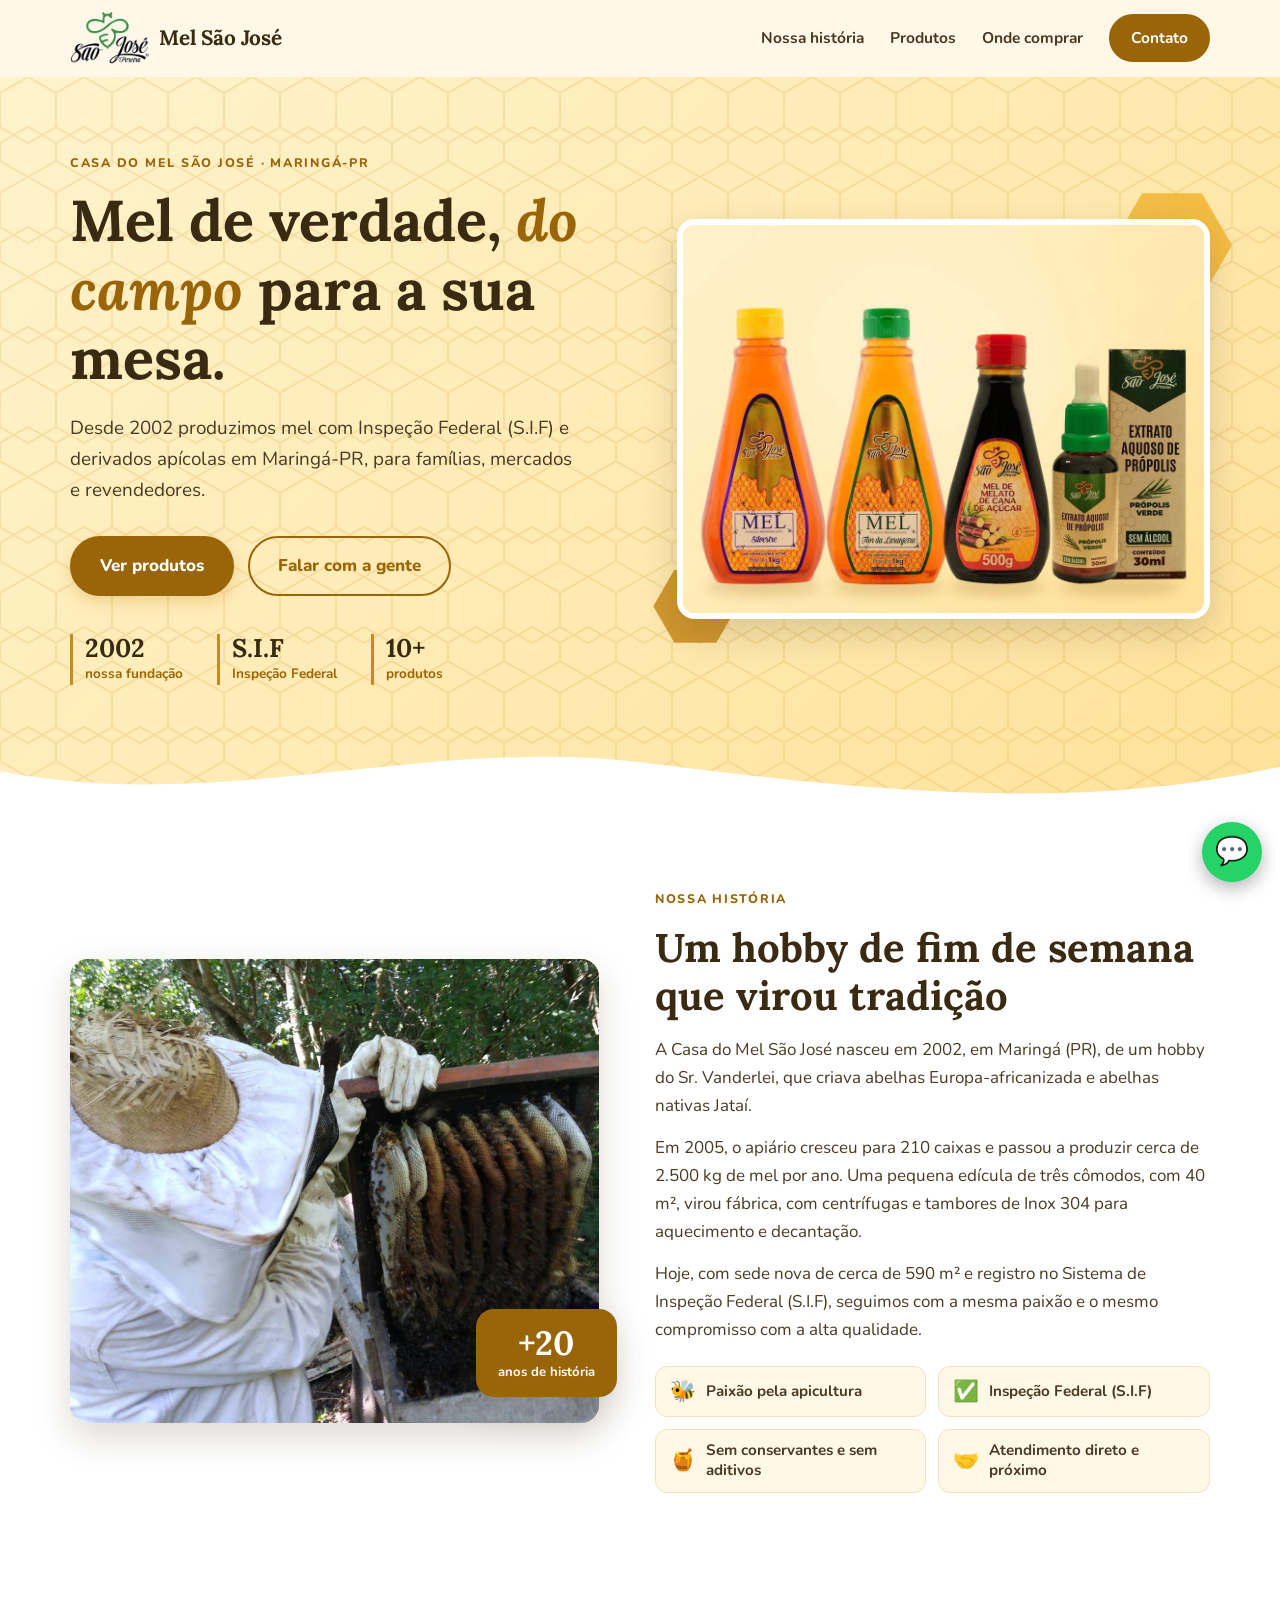
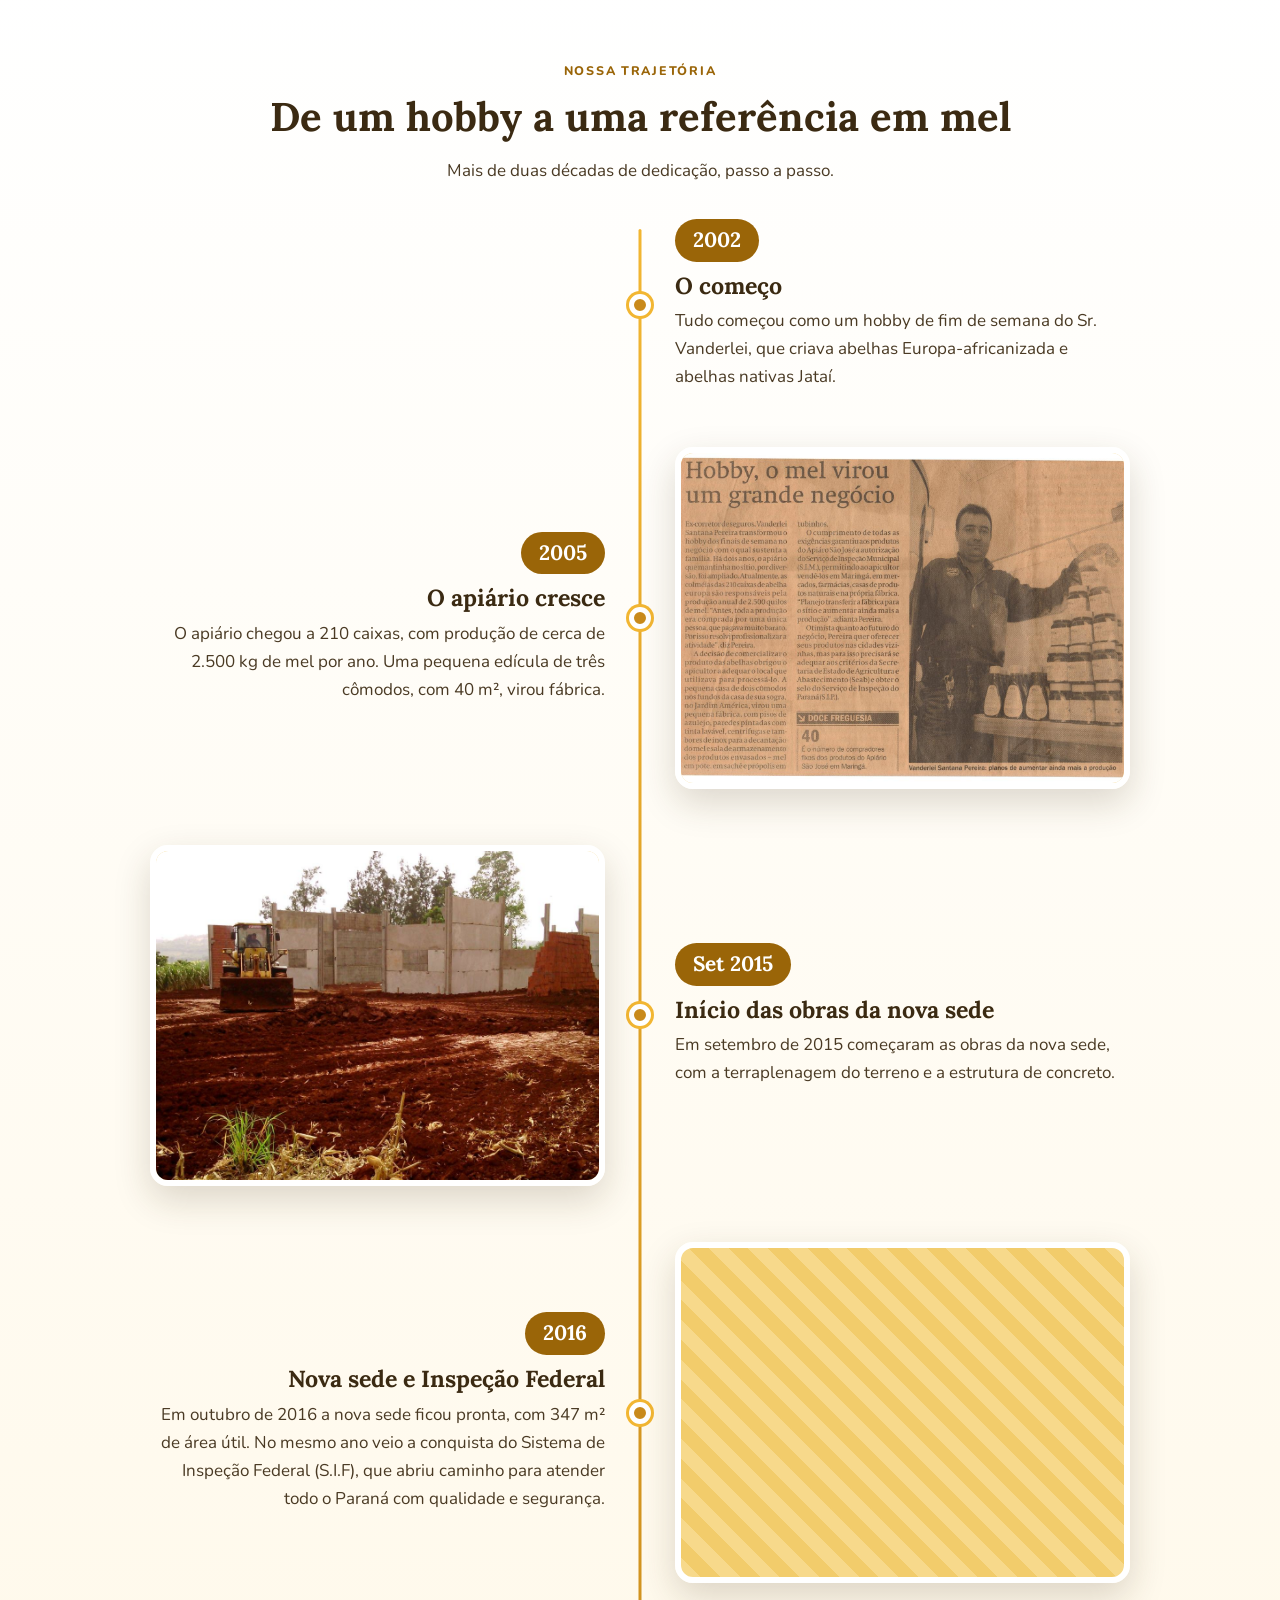
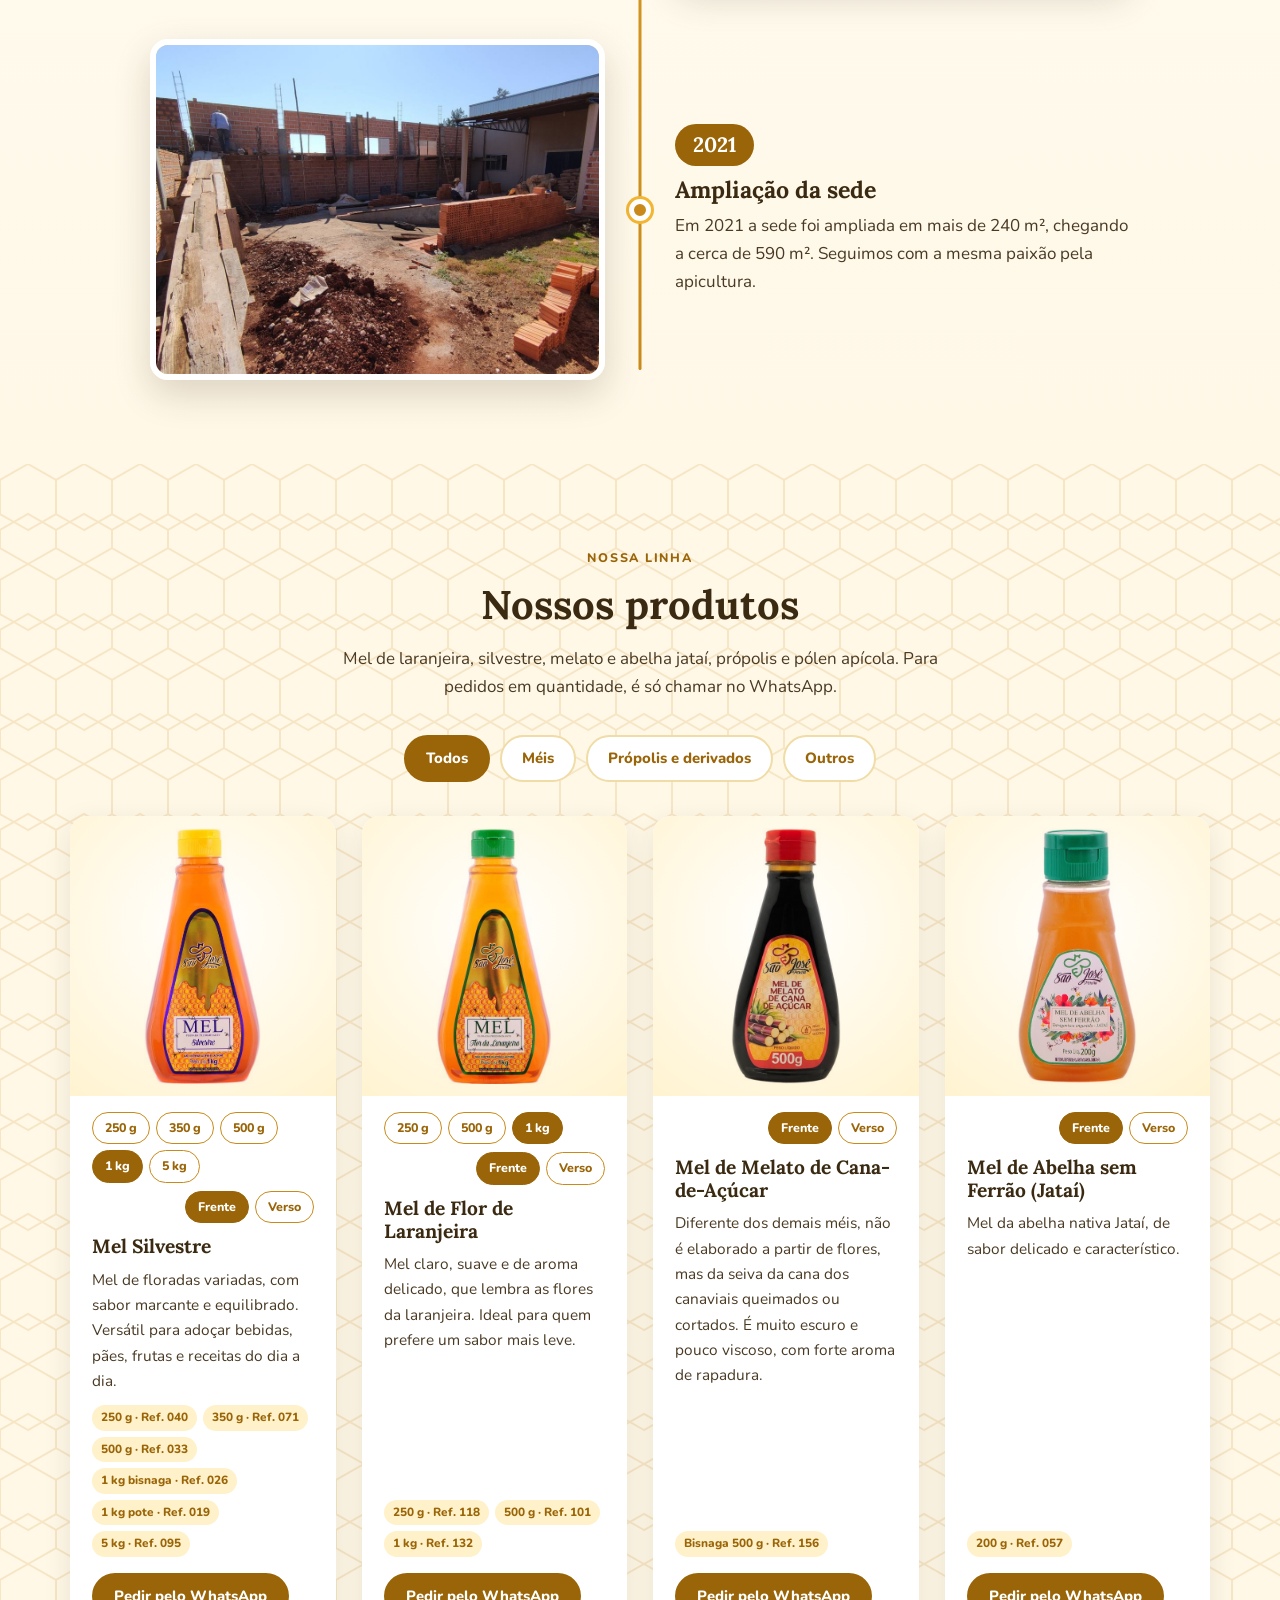
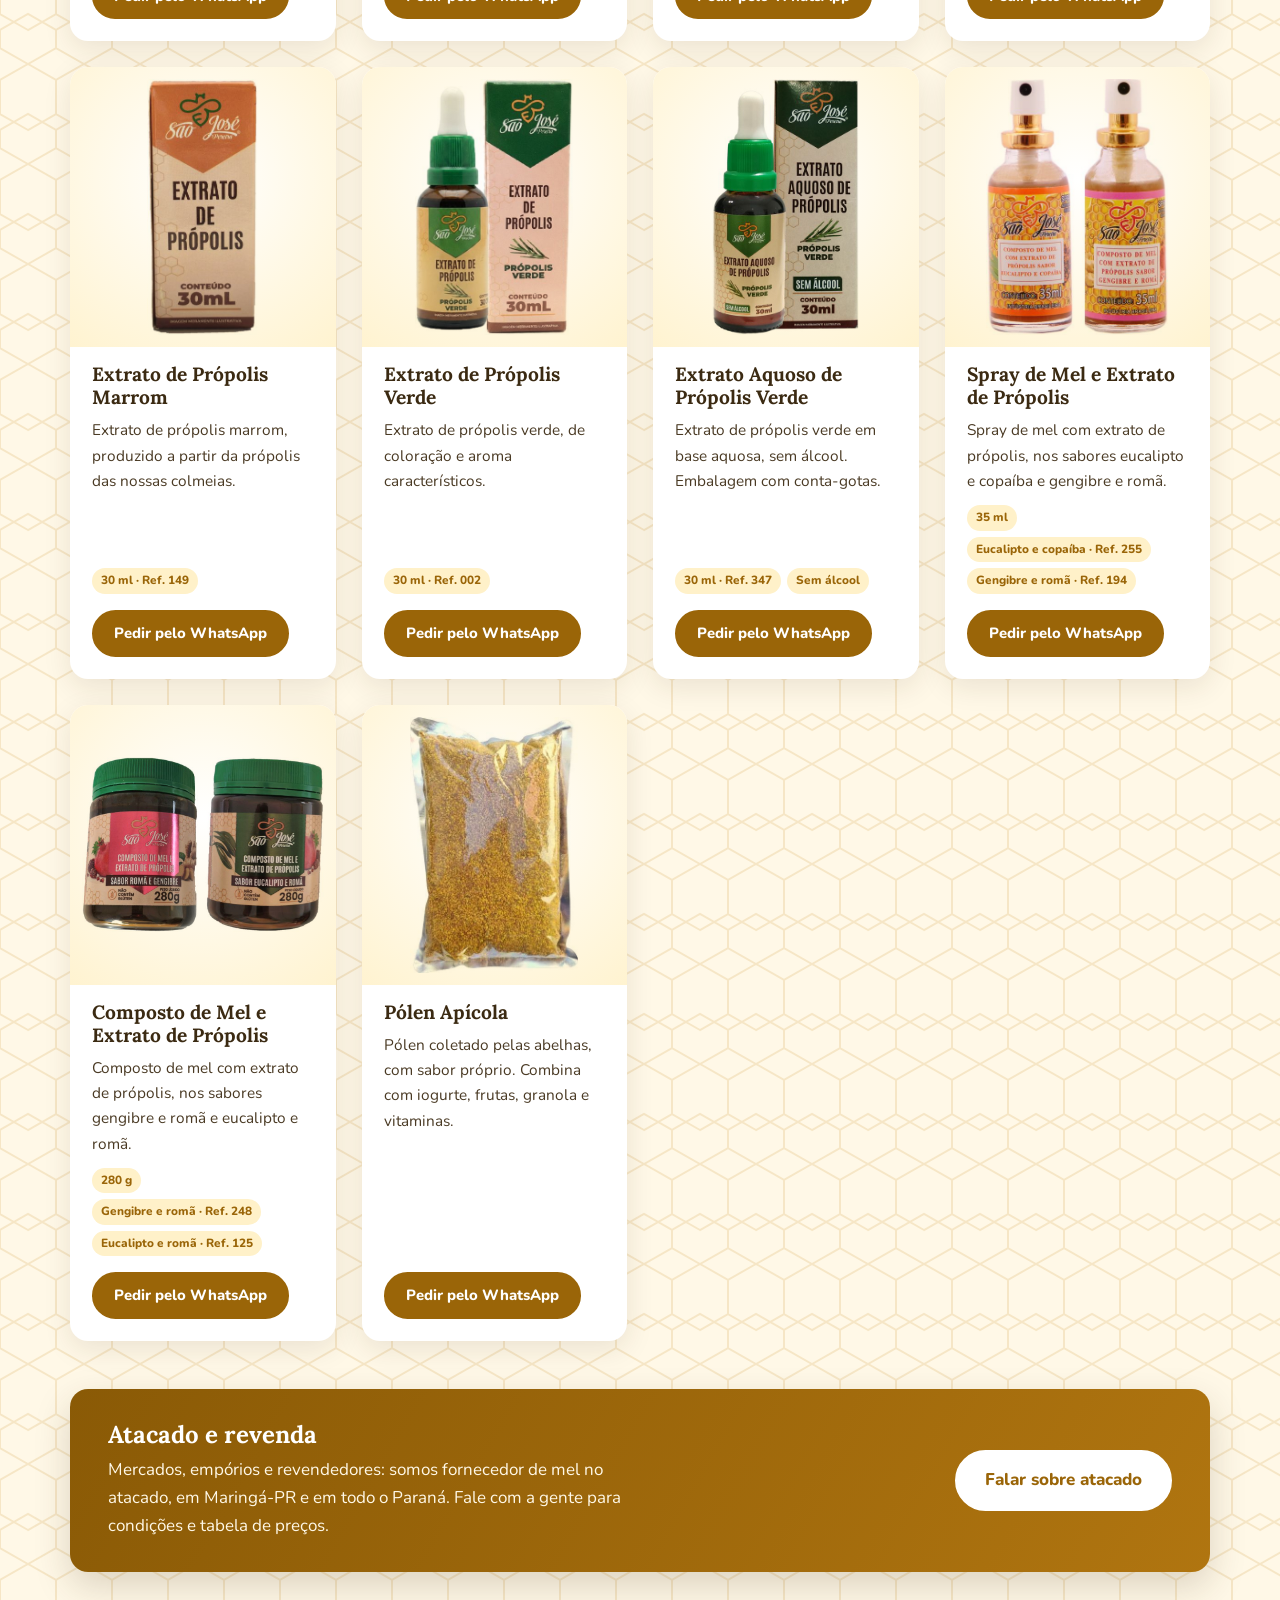
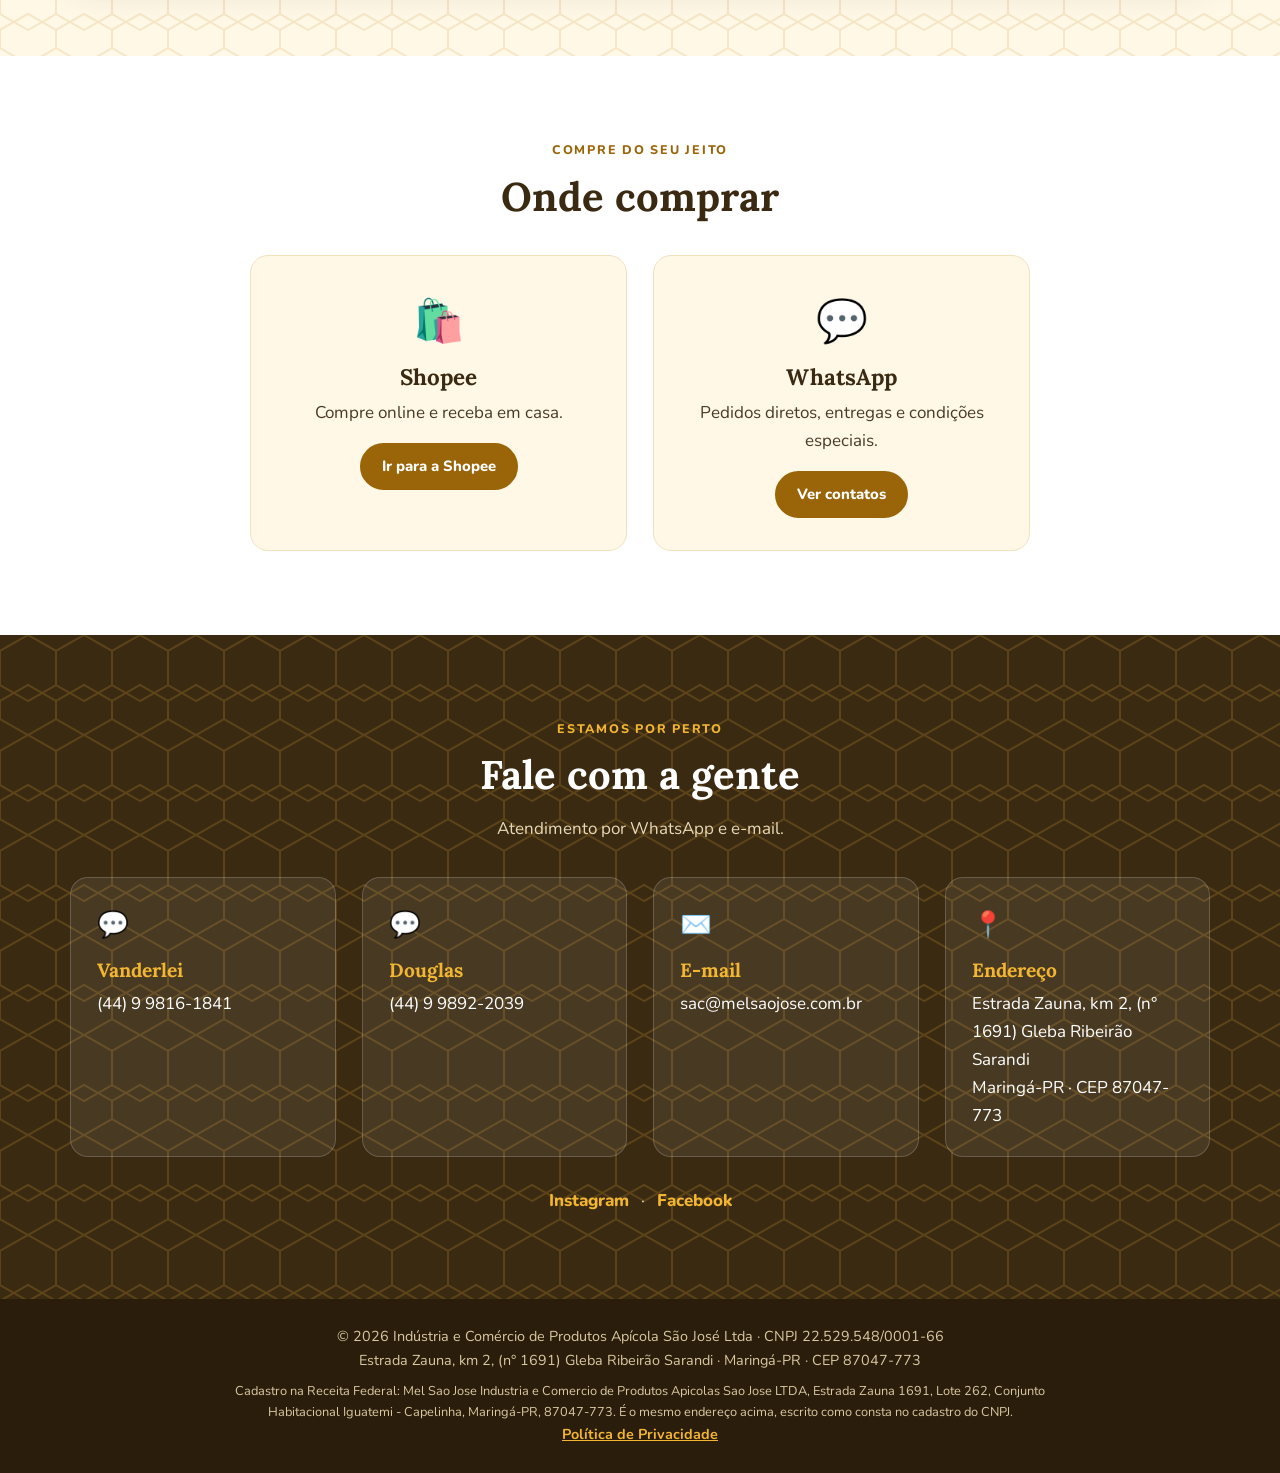
<file: index.html>
<!DOCTYPE html>
<!-- Site Mel São José - V2.15 -->
<html lang="pt-BR">
<head>
  <meta charset="UTF-8">
  <meta name="viewport" content="width=device-width, initial-scale=1">
  <title>Mel São José | Mel e produtos apícolas em Maringá-PR</title>
  <meta name="description" content="Mel puro, própolis e pólen produzidos em Maringá-PR desde 2002, com Inspeção Federal (S.I.F). Para o seu dia a dia, mercados e revendedores.">
  <link rel="icon" type="image/png" href="assets/favicon.png">
  <link rel="canonical" href="https://melsaojose.com.br/">
  <meta name="robots" content="index, follow">
  <meta name="theme-color" content="#C98A1B">
  <meta property="og:type" content="website">
  <meta property="og:locale" content="pt_BR">
  <meta property="og:site_name" content="Mel São José">
  <meta property="og:title" content="Mel São José | Mel e produtos apícolas em Maringá-PR">
  <meta property="og:description" content="Mel puro, própolis e pólen produzidos em Maringá-PR desde 2002, com Inspeção Federal (S.I.F). Para o seu dia a dia, mercados e revendedores.">
  <meta property="og:url" content="https://melsaojose.com.br/">
  <meta property="og:image" content="https://melsaojose.com.br/assets/og-image-v2.jpg">
  <meta property="og:image:width" content="1200">
  <meta property="og:image:height" content="630">
  <meta property="og:image:alt" content="Produtos Mel São José">
  <meta name="twitter:card" content="summary_large_image">
  <meta name="twitter:image" content="https://melsaojose.com.br/assets/og-image-v2.jpg">
  <script type="application/ld+json">
{
  "@context": "https://schema.org",
  "@graph": [
    {
      "@type": "Organization",
      "@id": "https://melsaojose.com.br/#organizacao",
      "name": "Mel São José",
      "alternateName": "Mel Sao Jose Industria e Comercio de Produtos Apicolas Sao Jose LTDA",
      "legalName": "Indústria e Comércio de Produtos Apícola São José Ltda",
      "url": "https://melsaojose.com.br/",
      "image": "https://melsaojose.com.br/assets/og-image-v2.jpg",
      "foundingDate": "2002",
      "taxID": "22.529.548/0001-66",
      "description": "Empresa de Maringá-PR dedicada à produção e comercialização de mel e derivados apícolas, como própolis e pólen. Com mais de 20 anos de experiência, desde 2002, e Inspeção Federal (S.I.F).",
      "email": "sac@melsaojose.com.br",
      "telephone": "+55-44-99892-2039",
      "address": {
        "@type": "PostalAddress",
        "streetAddress": "Estrada Zauna, km 2, (n° 1691) Gleba Ribeirão Sarandi",
        "addressLocality": "Maringá",
        "addressRegion": "PR",
        "postalCode": "87047-773",
        "addressCountry": "BR"
      },
      "contactPoint": [
        {
          "@type": "ContactPoint",
          "contactType": "customer service",
          "telephone": "+55-44-99892-2039",
          "email": "sac@melsaojose.com.br",
          "availableLanguage": "pt-BR"
        }
      ],
      "sameAs": [
        "https://instagram.com/melsaojoseoficial",
        "https://facebook.com/melsaojoseoficial"
      ]
    },
    {
      "@type": "WebSite",
      "@id": "https://melsaojose.com.br/#website",
      "url": "https://melsaojose.com.br/",
      "name": "Mel São José",
      "inLanguage": "pt-BR",
      "publisher": {
        "@id": "https://melsaojose.com.br/#organizacao"
      }
    }
  ]
}
  </script>
  <link rel="preconnect" href="https://fonts.googleapis.com">
  <link rel="preconnect" href="https://fonts.gstatic.com" crossorigin>
  <link rel="preload" as="style" href="https://fonts.googleapis.com/css2?family=Lora:ital,wght@0,700;1,700&family=Nunito:wght@400;700;800&display=swap" onload="this.onload=null;this.rel='stylesheet'">
  <noscript><link rel="stylesheet" href="https://fonts.googleapis.com/css2?family=Lora:ital,wght@0,700;1,700&family=Nunito:wght@400;700;800&display=swap"></noscript>
  <link rel="stylesheet" href="style.css">
</head>
<body>

<header class="topo" id="topo">
  <div class="container topo-in">
    <a href="#inicio" class="marca">
      <img src="assets/logo.png" alt="" width="360" height="237" class="marca-logo" onerror="this.style.display='none'">
      <span>Mel São José</span>
    </a>
    <button class="menu-btn" aria-label="Abrir menu" aria-expanded="false">☰</button>
    <nav class="menu" id="menu">
      <a href="#sobre">Nossa história</a>
      <a href="#produtos">Produtos</a>
      <a href="#onde-comprar">Onde comprar</a>
      <a href="#contato" class="btn btn-pequeno">Contato</a>
    </nav>
  </div>
</header>

<main>
  <!-- HERO -->
  <section class="hero" id="inicio">
    <div class="container hero-in">
      <div class="hero-texto">
        <p class="eyebrow">Casa do Mel São José · Maringá-PR</p>
        <h1>Mel de verdade, <em>do campo</em> para a sua mesa.</h1>
        <p class="lead">Desde 2002 produzimos mel com Inspeção Federal (S.I.F) e derivados apícolas em Maringá-PR, para famílias, mercados e revendedores.</p>
        <div class="hero-acoes">
          <a href="#produtos" class="btn">Ver produtos</a>
          <a href="#contato" class="btn btn-claro">Falar com a gente</a>
        </div>
        <ul class="hero-nums">
          <li><strong>2002</strong><span>nossa fundação</span></li>
          <li><strong>S.I.F</strong><span>Inspeção Federal</span></li>
          <li><strong>10+</strong><span>produtos</span></li>
        </ul>
      </div>
      <div class="hero-visual">
        <div class="hex hex-1"></div><div class="hex hex-2"></div>
        <div class="foto hero-img" data-rotulo="Foto principal">
          <img src="assets/hero.jpg" width="1080" height="810" decoding="async" fetchpriority="high" alt="Produtos Mel São José" onerror="this.remove()">
        </div>
      </div>
    </div>
    <svg class="onda" viewBox="0 0 1440 80" preserveAspectRatio="none" aria-hidden="true"><path d="M0,40 C240,90 480,0 720,30 C960,60 1200,90 1440,35 L1440,80 L0,80 Z" fill="#fff"/></svg>
  </section>

  <!-- SOBRE -->
  <section class="secao" id="sobre">
    <div class="container duas-col">
      <div class="sobre-img reveal">
        <div class="foto foto-alta" data-rotulo="Foto da empresa">
          <img src="assets/sobre.jpg" width="900" height="790" decoding="async" alt="Apicultor de macacão branco e chapéu de palha retirando um quadro com favos de uma caixa de abelhas" onerror="this.remove()">
        </div>
        <div class="badge"><strong>+20</strong><span>anos de história</span></div>
      </div>
      <div class="reveal">
        <p class="eyebrow">Nossa história</p>
        <h2>Um hobby de fim de semana que virou tradição</h2>
        <p>A Casa do Mel São José nasceu em 2002, em Maringá (PR), de um hobby do Sr. Vanderlei, que criava abelhas Europa-africanizada e abelhas nativas Jataí.</p>
        <p>Em 2005, o apiário cresceu para 210 caixas e passou a produzir cerca de 2.500 kg de mel por ano. Uma pequena edícula de três cômodos, com 40 m², virou fábrica, com centrífugas e tambores de Inox 304 para aquecimento e decantação.</p>
        <p>Hoje, com sede nova de cerca de 590 m² e registro no Sistema de Inspeção Federal (S.I.F), seguimos com a mesma paixão e o mesmo compromisso com a alta qualidade.</p>
        <ul class="valores">
          <li><span>🐝</span>Paixão pela apicultura</li>
          <li><span>✅</span>Inspeção Federal (S.I.F)</li>
          <li><span>🍯</span>Sem conservantes e sem aditivos</li>
          <li><span>🤝</span>Atendimento direto e próximo</li>
        </ul>
      </div>
    </div>
  </section>

  <!-- TRAJETÓRIA (linha do tempo). Para adicionar um marco, copie um bloco <div class="marco reveal"> e troque ano, texto e foto (assets/historia-N.jpg). -->
  <section class="secao secao-linha" id="trajetoria">
    <div class="container">
      <p class="eyebrow centro">Nossa trajetória</p>
      <h2 class="centro">De um hobby a uma referência em mel</h2>
      <p class="centro sub">Mais de duas décadas de dedicação, passo a passo.</p>
      <div class="linha-tempo">
        <div class="marco reveal">
          <div class="marco-foto marco-sem-foto" aria-hidden="true"></div>
          <span class="marco-ponto" aria-hidden="true"></span>
          <div class="marco-texto">
            <span class="marco-ano">2002</span>
            <h3>O começo</h3>
            <p>Tudo começou como um hobby de fim de semana do Sr. Vanderlei, que criava abelhas Europa-africanizada e abelhas nativas Jataí.</p>
          </div>
        </div>
        <div class="marco reveal">
          <div class="marco-foto">
            <div class="foto" data-rotulo="Foto de 2005">
              <img src="assets/historia-2.jpg" width="1400" height="1014" loading="lazy" decoding="async" alt="Recorte de jornal com a reportagem &quot;Hobby, o mel virou um grande negócio&quot;, com o apicultor Vanderlei Santana Pereira ao lado dos potes de mel" onerror="this.remove()">
            </div>
          </div>
          <span class="marco-ponto" aria-hidden="true"></span>
          <div class="marco-texto">
            <span class="marco-ano">2005</span>
            <h3>O apiário cresce</h3>
            <p>O apiário chegou a 210 caixas, com produção de cerca de 2.500 kg de mel por ano. Uma pequena edícula de três cômodos, com 40 m², virou fábrica.</p>
          </div>
        </div>
        <div class="marco reveal">
          <div class="marco-foto">
            <div class="foto" data-rotulo="Foto de 2015">
              <img src="assets/historia-4.jpg" width="1000" height="750" loading="lazy" decoding="async" alt="Trator limpando o terreno de terra vermelha, com as paredes de concreto da nova sede ao fundo" onerror="this.remove()">
            </div>
          </div>
          <span class="marco-ponto" aria-hidden="true"></span>
          <div class="marco-texto">
            <span class="marco-ano">Set 2015</span>
            <h3>Início das obras da nova sede</h3>
            <p>Em setembro de 2015 começaram as obras da nova sede, com a terraplenagem do terreno e a estrutura de concreto.</p>
          </div>
        </div>
        <div class="marco reveal">
          <div class="marco-foto">
            <div class="foto" data-rotulo="Foto de 2016">
              <img src="assets/historia-5.jpg" width="1000" height="750" loading="lazy" decoding="async" alt="Nova sede concluída, sede da Inspeção Federal, com telhado metálico e porta azul, e uma pessoa de braço erguido em frente" onerror="this.remove()">
            </div>
          </div>
          <span class="marco-ponto" aria-hidden="true"></span>
          <div class="marco-texto">
            <span class="marco-ano">2016</span>
            <h3>Nova sede e Inspeção Federal</h3>
            <p>Em outubro de 2016 a nova sede ficou pronta, com 347 m² de área útil. No mesmo ano veio a conquista do Sistema de Inspeção Federal (S.I.F), que abriu caminho para atender todo o Paraná com qualidade e segurança.</p>
          </div>
        </div>
        <div class="marco reveal">
          <div class="marco-foto">
            <div class="foto" data-rotulo="Foto de 2021">
              <img src="assets/historia-6.jpg" width="1000" height="750" loading="lazy" decoding="async" alt="Obras de ampliação da sede, com paredes de tijolos ao lado do prédio existente" onerror="this.remove()">
            </div>
          </div>
          <span class="marco-ponto" aria-hidden="true"></span>
          <div class="marco-texto">
            <span class="marco-ano">2021</span>
            <h3>Ampliação da sede</h3>
            <p>Em 2021 a sede foi ampliada em mais de 240 m², chegando a cerca de 590 m². Seguimos com a mesma paixão pela apicultura.</p>
          </div>
        </div>
      </div>
    </div>
  </section>

  <!-- PRODUTOS -->
  <section class="secao secao-creme" id="produtos">
    <div class="container">
      <p class="eyebrow centro">Nossa linha</p>
      <h2 class="centro">Nossos produtos</h2>
      <p class="centro sub">Mel de laranjeira, silvestre, melato e abelha jataí, própolis e pólen apícola. Para pedidos em quantidade, é só chamar no WhatsApp.</p>

      <div class="filtros">
        <button class="filtro ativo" data-filtro="todos" aria-pressed="true">Todos</button>
        <button class="filtro" data-filtro="meis" aria-pressed="false">Méis</button>
        <button class="filtro" data-filtro="propolis" aria-pressed="false">Própolis e derivados</button>
        <button class="filtro" data-filtro="outros" aria-pressed="false">Outros</button>
      </div>

      <div class="cards" id="grade-produtos">
<article class="card reveal" data-cat="meis">
          <div class="foto foto-card" data-rotulo="Foto do produto">
            <button type="button" class="zoom" aria-label="Ampliar foto">
              <img src="assets/silvestre-1kg-frente.jpg" width="293" height="640" decoding="async" loading="lazy" alt="Mel Silvestre, 1 kg (frente)">
            </button>
          </div>
          <div class="galeria-ctl" data-nome="Mel Silvestre" hidden>
            <div class="g-tam" role="group" aria-label="Tamanho">
              <button type="button" class="g-bt" aria-pressed="false" data-f="assets/silvestre-250-frente.jpg" data-fw="317" data-fh="640" data-v="assets/silvestre-250-verso.jpg" data-vw="547" data-vh="1100">250 g</button>
              <button type="button" class="g-bt" aria-pressed="false" data-f="assets/silvestre-350-frente.jpg" data-fw="307" data-fh="640" data-v="assets/silvestre-350-verso.jpg" data-vw="520" data-vh="1100">350 g</button>
              <button type="button" class="g-bt" aria-pressed="false" data-f="assets/silvestre-500-frente.jpg" data-fw="296" data-fh="640" data-v="assets/silvestre-500-verso.jpg" data-vw="512" data-vh="1100">500 g</button>
              <button type="button" class="g-bt" aria-pressed="true" data-f="assets/silvestre-1kg-frente.jpg" data-fw="293" data-fh="640" data-v="assets/silvestre-1kg-verso.jpg" data-vw="505" data-vh="1100">1 kg</button>
              <button type="button" class="g-bt" aria-pressed="false" data-f="assets/silvestre-5kg-frente.jpg" data-fw="587" data-fh="640">5 kg</button>
            </div>
            <div class="g-lado" role="group" aria-label="Lado da embalagem">
              <button type="button" class="g-bt" data-lado="f" aria-pressed="true">Frente</button>
              <button type="button" class="g-bt" data-lado="v" aria-pressed="false">Verso</button>
            </div>
          </div>
          <h3>Mel Silvestre</h3>
          <p>Mel de floradas variadas, com sabor marcante e equilibrado. Versátil para adoçar bebidas, pães, frutas e receitas do dia a dia.</p>
          <ul class="chips"><li>250 g · Ref. 040</li><li>350 g · Ref. 071</li><li>500 g · Ref. 033</li><li>1 kg bisnaga · Ref. 026</li><li>1 kg pote · Ref. 019</li><li>5 kg · Ref. 095</li></ul>
          <a class="btn btn-pequeno" href="https://wa.me/5544998922039?text=Ol%C3%A1%21%20Tenho%20interesse%20em%20Mel%20Silvestre." target="_blank" rel="noopener">Pedir pelo WhatsApp</a>
        </article>
<article class="card reveal" data-cat="meis">
          <div class="foto foto-card" data-rotulo="Foto do produto">
            <button type="button" class="zoom" aria-label="Ampliar foto">
              <img src="assets/laranjeira-1kg-frente.jpg" width="290" height="640" decoding="async" loading="lazy" alt="Mel de Flor de Laranjeira, 1 kg (frente)">
            </button>
          </div>
          <div class="galeria-ctl" data-nome="Mel de Flor de Laranjeira" hidden>
            <div class="g-tam" role="group" aria-label="Tamanho">
              <button type="button" class="g-bt" aria-pressed="false" data-f="assets/laranjeira-250-frente.jpg" data-fw="317" data-fh="640" data-v="assets/laranjeira-250-verso.jpg" data-vw="547" data-vh="1100">250 g</button>
              <button type="button" class="g-bt" aria-pressed="false" data-f="assets/laranjeira-500-frente.jpg" data-fw="296" data-fh="640" data-v="assets/laranjeira-500-verso.jpg" data-vw="510" data-vh="1100">500 g</button>
              <button type="button" class="g-bt" aria-pressed="true" data-f="assets/laranjeira-1kg-frente.jpg" data-fw="290" data-fh="640" data-v="assets/laranjeira-1kg-verso.jpg" data-vw="500" data-vh="1100">1 kg</button>
            </div>
            <div class="g-lado" role="group" aria-label="Lado da embalagem">
              <button type="button" class="g-bt" data-lado="f" aria-pressed="true">Frente</button>
              <button type="button" class="g-bt" data-lado="v" aria-pressed="false">Verso</button>
            </div>
          </div>
          <h3>Mel de Flor de Laranjeira</h3>
          <p>Mel claro, suave e de aroma delicado, que lembra as flores da laranjeira. Ideal para quem prefere um sabor mais leve.</p>
          <ul class="chips"><li>250 g · Ref. 118</li><li>500 g · Ref. 101</li><li>1 kg · Ref. 132</li></ul>
          <a class="btn btn-pequeno" href="https://wa.me/5544998922039?text=Ol%C3%A1%21%20Tenho%20interesse%20em%20Mel%20de%20Flor%20de%20Laranjeira." target="_blank" rel="noopener">Pedir pelo WhatsApp</a>
        </article>
<article class="card reveal" data-cat="meis">
          <div class="foto foto-card" data-rotulo="Foto do produto">
            <button type="button" class="zoom" aria-label="Ampliar foto">
              <img src="assets/melato-500-frente.jpg" width="276" height="640" decoding="async" loading="lazy" alt="Mel de Melato de Cana-de-Açúcar, 500 g (frente)">
            </button>
          </div>
          <div class="galeria-ctl" data-nome="Mel de Melato de Cana-de-Açúcar" hidden>
            <div class="g-tam" role="group" aria-label="Tamanho" hidden>
              <button type="button" class="g-bt" aria-pressed="true" data-f="assets/melato-500-frente.jpg" data-fw="276" data-fh="640" data-v="assets/melato-500-verso.jpg" data-vw="484" data-vh="1100">500 g</button>
            </div>
            <div class="g-lado" role="group" aria-label="Lado da embalagem">
              <button type="button" class="g-bt" data-lado="f" aria-pressed="true">Frente</button>
              <button type="button" class="g-bt" data-lado="v" aria-pressed="false">Verso</button>
            </div>
          </div>
          <h3>Mel de Melato de Cana-de-Açúcar</h3>
          <p>Diferente dos demais méis, não é elaborado a partir de flores, mas da seiva da cana dos canaviais queimados ou cortados. É muito escuro e pouco viscoso, com forte aroma de rapadura.</p>
          <ul class="chips"><li>Bisnaga 500 g · Ref. 156</li></ul>
          <a class="btn btn-pequeno" href="https://wa.me/5544998922039?text=Ol%C3%A1%21%20Tenho%20interesse%20em%20Mel%20de%20Melato%20de%20Cana-de-A%C3%A7%C3%BAcar." target="_blank" rel="noopener">Pedir pelo WhatsApp</a>
        </article>
<article class="card reveal" data-cat="meis">
          <div class="foto foto-card" data-rotulo="Foto do produto">
            <button type="button" class="zoom" aria-label="Ampliar foto">
              <img src="assets/jatai-200-frente.jpg" width="301" height="640" decoding="async" loading="lazy" alt="Mel de Abelha sem Ferrão (Jataí), 200 g (frente)">
            </button>
          </div>
          <div class="galeria-ctl" data-nome="Mel de Abelha sem Ferrão (Jataí)" hidden>
            <div class="g-tam" role="group" aria-label="Tamanho" hidden>
              <button type="button" class="g-bt" aria-pressed="true" data-f="assets/jatai-200-frente.jpg" data-fw="301" data-fh="640" data-v="assets/jatai-200-verso.jpg" data-vw="512" data-vh="1100">200 g</button>
            </div>
            <div class="g-lado" role="group" aria-label="Lado da embalagem">
              <button type="button" class="g-bt" data-lado="f" aria-pressed="true">Frente</button>
              <button type="button" class="g-bt" data-lado="v" aria-pressed="false">Verso</button>
            </div>
          </div>
          <h3>Mel de Abelha sem Ferrão (Jataí)</h3>
          <p>Mel da abelha nativa Jataí, de sabor delicado e característico.</p>
          <ul class="chips"><li>200 g · Ref. 057</li></ul>
          <a class="btn btn-pequeno" href="https://wa.me/5544998922039?text=Ol%C3%A1%21%20Tenho%20interesse%20em%20Mel%20de%20Abelha%20sem%20Ferr%C3%A3o%20%28Jata%C3%AD%29." target="_blank" rel="noopener">Pedir pelo WhatsApp</a>
        </article>
<article class="card reveal" data-cat="propolis">
          <div class="foto foto-card" data-rotulo="Foto do produto">
            <img src="assets/produto-propolis-marrom.jpg" width="243" height="560" decoding="async" loading="lazy" alt="Extrato de Própolis Marrom" onerror="this.remove()">
          </div>
          <h3>Extrato de Própolis Marrom</h3>
          <p>Extrato de própolis marrom, produzido a partir da própolis das nossas colmeias.</p>
          <ul class="chips"><li>30 ml · Ref. 149</li></ul>
          <a class="btn btn-pequeno" href="https://wa.me/5544998922039?text=Ol%C3%A1%21%20Tenho%20interesse%20em%20Extrato%20de%20Pr%C3%B3polis%20Marrom." target="_blank" rel="noopener">Pedir pelo WhatsApp</a>
        </article>
<article class="card reveal" data-cat="propolis">
          <div class="foto foto-card" data-rotulo="Foto do produto">
            <img src="assets/produto-propolis-verde.jpg" width="346" height="560" decoding="async" loading="lazy" alt="Extrato de Própolis Verde" onerror="this.remove()">
          </div>
          <h3>Extrato de Própolis Verde</h3>
          <p>Extrato de própolis verde, de coloração e aroma característicos.</p>
          <ul class="chips"><li>30 ml · Ref. 002</li></ul>
          <a class="btn btn-pequeno" href="https://wa.me/5544998922039?text=Ol%C3%A1%21%20Tenho%20interesse%20em%20Extrato%20de%20Pr%C3%B3polis%20Verde." target="_blank" rel="noopener">Pedir pelo WhatsApp</a>
        </article>
<article class="card reveal" data-cat="propolis">
          <div class="foto foto-card" data-rotulo="Foto do produto">
            <img src="assets/produto-propolis-aquoso.jpg" width="368" height="640" decoding="async" loading="lazy" alt="Extrato Aquoso de Própolis Verde" onerror="this.remove()">
          </div>
          <h3>Extrato Aquoso de Própolis Verde</h3>
          <p>Extrato de própolis verde em base aquosa, sem álcool. Embalagem com conta-gotas.</p>
          <ul class="chips"><li>30 ml · Ref. 347</li><li>Sem álcool</li></ul>
          <a class="btn btn-pequeno" href="https://wa.me/5544998922039?text=Ol%C3%A1%21%20Tenho%20interesse%20em%20Extrato%20Aquoso%20de%20Pr%C3%B3polis%20Verde." target="_blank" rel="noopener">Pedir pelo WhatsApp</a>
        </article>
<article class="card reveal" data-cat="propolis">
          <div class="foto foto-card" data-rotulo="Foto do produto">
            <img src="assets/produto-spray.jpg" width="398" height="560" decoding="async" loading="lazy" alt="Spray de Mel e Extrato de Própolis" onerror="this.remove()">
          </div>
          <h3>Spray de Mel e Extrato de Própolis</h3>
          <p>Spray de mel com extrato de própolis, nos sabores eucalipto e copaíba e gengibre e romã.</p>
          <ul class="chips"><li>35 ml</li><li>Eucalipto e copaíba · Ref. 255</li><li>Gengibre e romã · Ref. 194</li></ul>
          <a class="btn btn-pequeno" href="https://wa.me/5544998922039?text=Ol%C3%A1%21%20Tenho%20interesse%20em%20Spray%20de%20Mel%20e%20Extrato%20de%20Pr%C3%B3polis." target="_blank" rel="noopener">Pedir pelo WhatsApp</a>
        </article>
<article class="card reveal" data-cat="propolis">
          <div class="foto foto-card" data-rotulo="Foto do produto">
            <img src="assets/produto-composto.jpg" width="769" height="560" decoding="async" loading="lazy" alt="Composto de Mel e Extrato de Própolis" onerror="this.remove()">
          </div>
          <h3>Composto de Mel e Extrato de Própolis</h3>
          <p>Composto de mel com extrato de própolis, nos sabores gengibre e romã e eucalipto e romã.</p>
          <ul class="chips"><li>280 g</li><li>Gengibre e romã · Ref. 248</li><li>Eucalipto e romã · Ref. 125</li></ul>
          <a class="btn btn-pequeno" href="https://wa.me/5544998922039?text=Ol%C3%A1%21%20Tenho%20interesse%20em%20Composto%20de%20Mel%20e%20Extrato%20de%20Pr%C3%B3polis." target="_blank" rel="noopener">Pedir pelo WhatsApp</a>
        </article>
<article class="card reveal" data-cat="outros">
          <div class="foto foto-card" data-rotulo="Foto do produto">
            <img src="assets/produto-polen.jpg" width="353" height="538" decoding="async" loading="lazy" alt="Embalagem de Pólen Apícola" onerror="this.remove()">
          </div>
          <h3>Pólen Apícola</h3>
          <p>Pólen coletado pelas abelhas, com sabor próprio. Combina com iogurte, frutas, granola e vitaminas.</p>
          
          <a class="btn btn-pequeno" href="https://wa.me/5544998922039?text=Ol%C3%A1%21%20Tenho%20interesse%20em%20P%C3%B3len%20Ap%C3%ADcola." target="_blank" rel="noopener">Pedir pelo WhatsApp</a>
        </article>
      </div>

      <div class="atacado reveal">
        <div>
          <h3>Atacado e revenda</h3>
          <p>Mercados, empórios e revendedores: somos fornecedor de mel no atacado, em Maringá-PR e em todo o Paraná. Fale com a gente para condições e tabela de preços.</p>
        </div>
        <a class="btn btn-branco" href="https://wa.me/5544998922039?text=Ol%C3%A1!%20Quero%20informa%C3%A7%C3%B5es%20sobre%20atacado." target="_blank" rel="noopener">Falar sobre atacado</a>
      </div>
    </div>
  </section>

  <!-- ONDE COMPRAR -->
  <section class="secao" id="onde-comprar">
    <div class="container">
      <p class="eyebrow centro">Compre do seu jeito</p>
      <h2 class="centro">Onde comprar</h2>
      <div class="comprar">
        <div class="caixa reveal">
          <div class="icone">🛍️</div>
          <h3>Shopee</h3>
          <p>Compre online e receba em casa.</p>
          <!-- TROCAR pelo link da sua loja na Shopee -->
          <a class="btn btn-pequeno" href="https://shopee.com.br/" target="_blank" rel="noopener">Ir para a Shopee</a>
        </div>
        <div class="caixa reveal">
          <div class="icone">💬</div>
          <h3>WhatsApp</h3>
          <p>Pedidos diretos, entregas e condições especiais.</p>
          <a class="btn btn-pequeno" href="#contato">Ver contatos</a>
        </div>
      </div>
    </div>
  </section>

  <!-- CONTATO -->
  <section class="secao secao-escura" id="contato">
    <div class="container">
      <p class="eyebrow centro claro">Estamos por perto</p>
      <h2 class="centro">Fale com a gente</h2>
      <p class="centro sub">Atendimento por WhatsApp e e-mail.</p>
      <div class="cards cards-contato">
        <a class="contato reveal" href="https://wa.me/5544998161841" target="_blank" rel="noopener">
          <span class="ico">💬</span><strong>Vanderlei</strong><span>(44) 9 9816-1841</span>
        </a>
        <a class="contato reveal" href="https://wa.me/5544998922039" target="_blank" rel="noopener">
          <span class="ico">💬</span><strong>Douglas</strong><span>(44) 9 9892-2039</span>
        </a>
        <a class="contato reveal" href="mailto:sac@melsaojose.com.br">
          <span class="ico">✉️</span><strong>E-mail</strong><span>sac@melsaojose.com.br</span>
        </a>
        <a class="contato reveal" href="https://www.google.com/maps/place/Mel+S%C3%A3o+Jos%C3%A9/data=!4m2!3m1!1s0x0:0x84af91b5e13fd626" target="_blank" rel="noopener">
          <span class="ico">📍</span><strong>Endereço</strong><span>Estrada Zauna, km 2, (n° 1691) Gleba Ribeirão Sarandi<br>Maringá-PR · CEP 87047-773</span>
        </a>
      </div>
      <p class="redes">
        <a href="https://instagram.com/melsaojoseoficial" target="_blank" rel="noopener">Instagram</a> ·
        <a href="https://facebook.com/melsaojoseoficial" target="_blank" rel="noopener">Facebook</a>
      </p>
    </div>
  </section>
</main>

<footer class="rodape">
  <div class="container">
    <p>© <span id="ano">2026</span> Indústria e Comércio de Produtos Apícola São José Ltda · CNPJ 22.529.548/0001-66</p>
    <p>Estrada Zauna, km 2, (n° 1691) Gleba Ribeirão Sarandi · Maringá-PR · CEP 87047-773</p>
    <p class="rodape-cadastro">Cadastro na Receita Federal: Mel Sao Jose Industria e Comercio de Produtos Apicolas Sao Jose LTDA, Estrada Zauna 1691, Lote 262, Conjunto Habitacional Iguatemi - Capelinha, Maringá-PR, 87047-773. É o mesmo endereço acima, escrito como consta no cadastro do CNPJ.</p>
    <p><a href="politica-de-privacidade.html">Política de Privacidade</a></p>
  </div>
</footer>

<div class="zap-caixa">
  <div class="zap-lista" id="zap-lista" hidden>
    <p class="zap-titulo">Fale com a gente no WhatsApp</p>
    <a class="zap-item" href="https://wa.me/5544998922039?text=Ol%C3%A1%21%20Vim%20pelo%20site%20da%20Mel%20S%C3%A3o%20Jos%C3%A9." target="_blank" rel="noopener">
      <span class="zap-foto" aria-hidden="true">D</span>
      <span class="zap-nome"><strong>Douglas</strong><small>(44) 9 9892-2039</small></span>
    </a>
    <a class="zap-item" href="https://wa.me/5544998161841?text=Ol%C3%A1%21%20Vim%20pelo%20site%20da%20Mel%20S%C3%A3o%20Jos%C3%A9." target="_blank" rel="noopener">
      <span class="zap-foto" aria-hidden="true">V</span>
      <span class="zap-nome"><strong>Vanderlei</strong><small>(44) 9 9816-1841</small></span>
    </a>
  </div>
  <!-- Sem JavaScript o botão abre direto o WhatsApp do Douglas. Com JavaScript, abre a lista acima. -->
  <a class="zap-flutuante" href="https://wa.me/5544998922039" target="_blank" rel="noopener" aria-label="Chamar no WhatsApp" aria-controls="zap-lista" aria-expanded="false">💬</a>
</div>

<dialog id="zoom-dlg" aria-label="Foto ampliada">
  <button type="button" class="zoom-fechar" aria-label="Fechar">×</button>
  <img alt="">
</dialog>

<script src="script.js"></script>
</body>
</html>
</file>
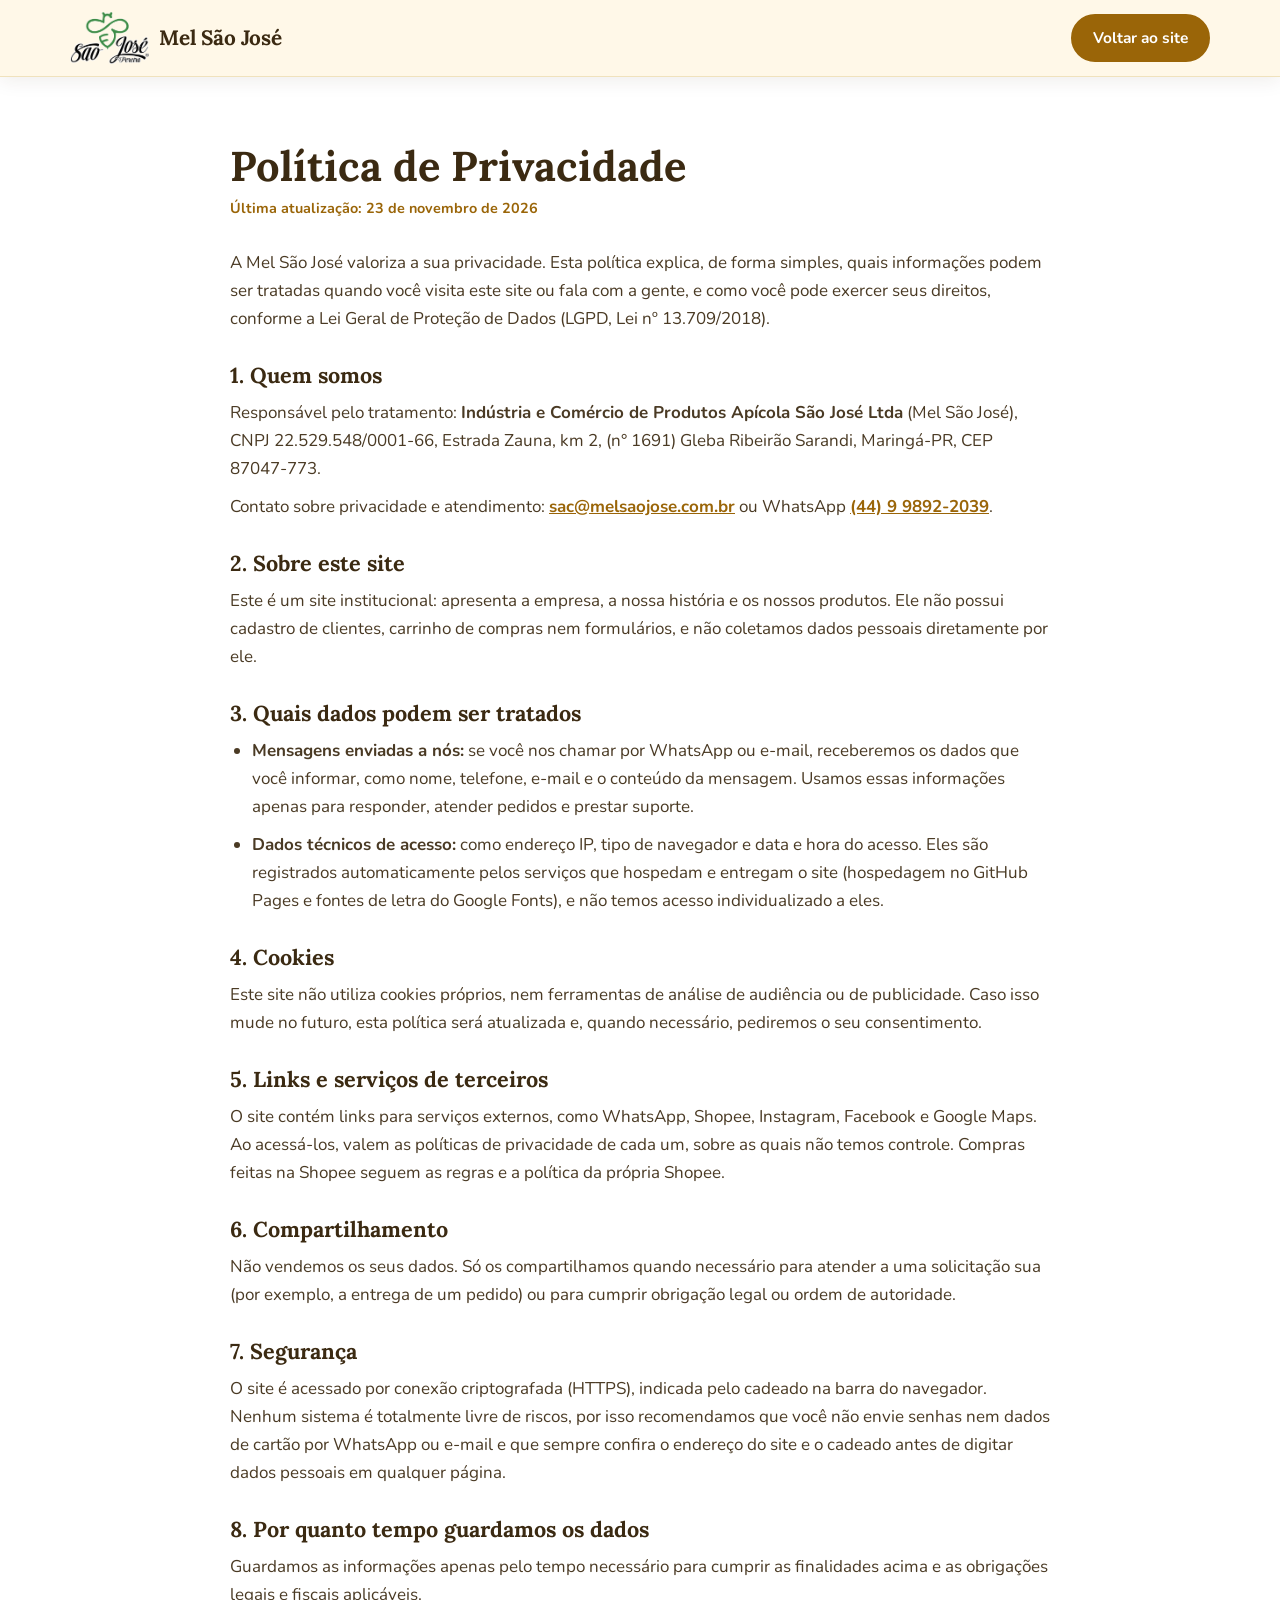
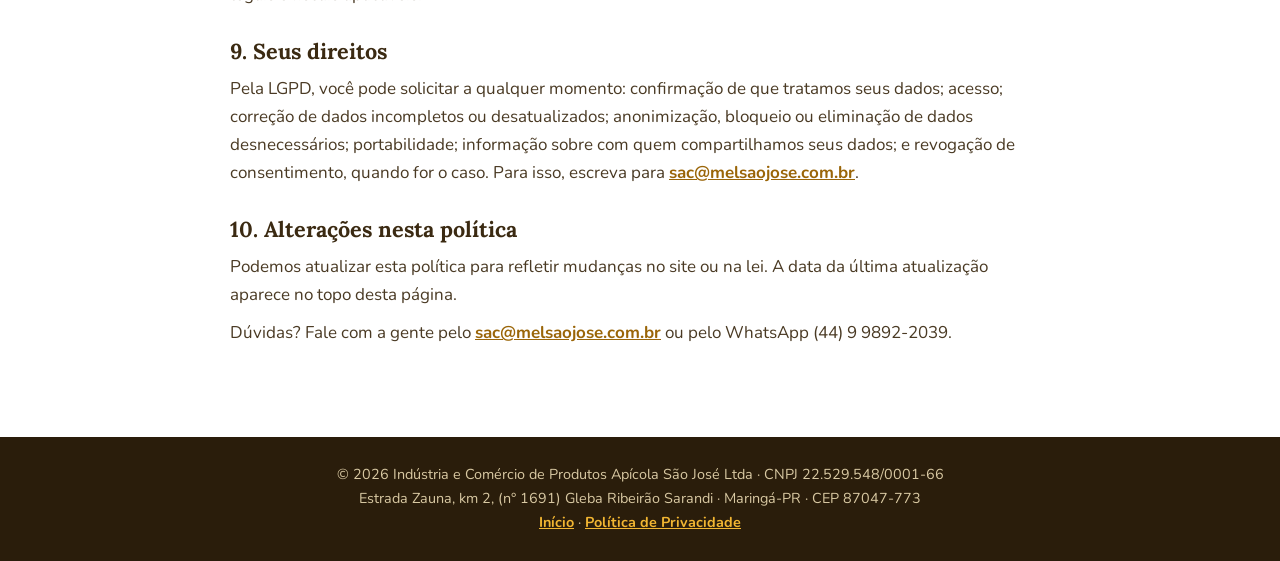
<file: politica-de-privacidade.html>
<!DOCTYPE html>
<!-- Site Mel São José - Política de Privacidade V2.13.2 -->
<html lang="pt-BR">
<head>
  <meta charset="UTF-8">
  <meta name="viewport" content="width=device-width, initial-scale=1">
  <title>Política de Privacidade | Mel São José</title>
  <meta name="description" content="Política de Privacidade da Mel São José: como tratamos informações e como exercer seus direitos pela LGPD.">
  <meta name="robots" content="index, follow">
  <link rel="canonical" href="https://melsaojose.com.br/politica-de-privacidade.html">
  <meta name="theme-color" content="#C98A1B">
  <link rel="icon" href="data:image/svg+xml,%3Csvg xmlns=%27http://www.w3.org/2000/svg%27 viewBox=%270 0 100 100%27%3E%3Ctext y=%27.9em%27 font-size=%2790%27%3E%F0%9F%8D%AF%3C/text%3E%3C/svg%3E">
  <link rel="preconnect" href="https://fonts.googleapis.com">
  <link rel="preconnect" href="https://fonts.gstatic.com" crossorigin>
  <link rel="preload" as="style" href="https://fonts.googleapis.com/css2?family=Lora:ital,wght@0,700;1,700&family=Nunito:wght@400;700;800&display=swap" onload="this.onload=null;this.rel='stylesheet'">
  <noscript><link rel="stylesheet" href="https://fonts.googleapis.com/css2?family=Lora:ital,wght@0,700;1,700&family=Nunito:wght@400;700;800&display=swap"></noscript>
  <link rel="stylesheet" href="style.css">
</head>
<body>
<header class="topo rolou">
  <div class="container topo-in">
    <a href="index.html" class="marca"><img src="assets/logo.png" alt="" class="marca-logo" onerror="this.style.display='none'"><span>Mel São José</span></a>
    <nav class="menu" style="display:flex"><a href="index.html" class="btn btn-pequeno">Voltar ao site</a></nav>
  </div>
</header>
<main>
  <section class="doc">
    <div class="container">
      <h1>Política de Privacidade</h1>
      <p class="atualizado">Última atualização: 23 de novembro de 2026</p>

      <p>A Mel São José valoriza a sua privacidade. Esta política explica, de forma simples, quais informações podem ser tratadas quando você visita este site ou fala com a gente, e como você pode exercer seus direitos, conforme a Lei Geral de Proteção de Dados (LGPD, Lei nº 13.709/2018).</p>

      <h2>1. Quem somos</h2>
      <p>Responsável pelo tratamento: <strong>Indústria e Comércio de Produtos Apícola São José Ltda</strong> (Mel São José), CNPJ 22.529.548/0001-66, Estrada Zauna, km 2, (n° 1691) Gleba Ribeirão Sarandi, Maringá-PR, CEP 87047-773.</p>
      <p>Contato sobre privacidade e atendimento: <a href="mailto:sac@melsaojose.com.br">sac@melsaojose.com.br</a> ou WhatsApp <a href="https://wa.me/5544998922039">(44) 9 9892-2039</a>.</p>

      <h2>2. Sobre este site</h2>
      <p>Este é um site institucional: apresenta a empresa, a nossa história e os nossos produtos. Ele não possui cadastro de clientes, carrinho de compras nem formulários, e não coletamos dados pessoais diretamente por ele.</p>

      <h2>3. Quais dados podem ser tratados</h2>
      <ul>
        <li><strong>Mensagens enviadas a nós:</strong> se você nos chamar por WhatsApp ou e-mail, receberemos os dados que você informar, como nome, telefone, e-mail e o conteúdo da mensagem. Usamos essas informações apenas para responder, atender pedidos e prestar suporte.</li>
        <li><strong>Dados técnicos de acesso:</strong> como endereço IP, tipo de navegador e data e hora do acesso. Eles são registrados automaticamente pelos serviços que hospedam e entregam o site (hospedagem no GitHub Pages e fontes de letra do Google Fonts), e não temos acesso individualizado a eles.</li>
      </ul>

      <h2>4. Cookies</h2>
      <p>Este site não utiliza cookies próprios, nem ferramentas de análise de audiência ou de publicidade. Caso isso mude no futuro, esta política será atualizada e, quando necessário, pediremos o seu consentimento.</p>

      <h2>5. Links e serviços de terceiros</h2>
      <p>O site contém links para serviços externos, como WhatsApp, Shopee, Instagram, Facebook e Google Maps. Ao acessá-los, valem as políticas de privacidade de cada um, sobre as quais não temos controle. Compras feitas na Shopee seguem as regras e a política da própria Shopee.</p>

      <h2>6. Compartilhamento</h2>
      <p>Não vendemos os seus dados. Só os compartilhamos quando necessário para atender a uma solicitação sua (por exemplo, a entrega de um pedido) ou para cumprir obrigação legal ou ordem de autoridade.</p>

      <h2>7. Segurança</h2>
      <p>O site é acessado por conexão criptografada (HTTPS), indicada pelo cadeado na barra do navegador. Nenhum sistema é totalmente livre de riscos, por isso recomendamos que você não envie senhas nem dados de cartão por WhatsApp ou e-mail e que sempre confira o endereço do site e o cadeado antes de digitar dados pessoais em qualquer página.</p>

      <h2>8. Por quanto tempo guardamos os dados</h2>
      <p>Guardamos as informações apenas pelo tempo necessário para cumprir as finalidades acima e as obrigações legais e fiscais aplicáveis.</p>

      <h2>9. Seus direitos</h2>
      <p>Pela LGPD, você pode solicitar a qualquer momento: confirmação de que tratamos seus dados; acesso; correção de dados incompletos ou desatualizados; anonimização, bloqueio ou eliminação de dados desnecessários; portabilidade; informação sobre com quem compartilhamos seus dados; e revogação de consentimento, quando for o caso. Para isso, escreva para <a href="mailto:sac@melsaojose.com.br">sac@melsaojose.com.br</a>.</p>

      <h2>10. Alterações nesta política</h2>
      <p>Podemos atualizar esta política para refletir mudanças no site ou na lei. A data da última atualização aparece no topo desta página.</p>

      <p>Dúvidas? Fale com a gente pelo <a href="mailto:sac@melsaojose.com.br">sac@melsaojose.com.br</a> ou pelo WhatsApp (44) 9 9892-2039.</p>
    </div>
  </section>
</main>
<footer class="rodape">
  <div class="container">
    <p>© <span id="ano">2026</span> Indústria e Comércio de Produtos Apícola São José Ltda · CNPJ 22.529.548/0001-66</p>
    <p>Estrada Zauna, km 2, (n° 1691) Gleba Ribeirão Sarandi · Maringá-PR · CEP 87047-773</p>
    <p><a href="index.html">Início</a> · <a href="politica-de-privacidade.html">Política de Privacidade</a></p>
  </div>
</footer>
<script>document.getElementById('ano').textContent = new Date().getFullYear();</script>
</body>
</html>
</file>
<file: style.css>
/* Site Mel São José - style.css V2.15 */
:root{
  --ambar:#C98A1B; --ambar-btn:#9A6508; --ambar-esc:#9A6508; --mel:#F2B632; --mel-claro:#FFE29A;
  --creme:#FFF8E7; --marrom:#3B2A12; --texto:#4A3A24; --branco:#fff;
  --raio:18px; --sombra:0 8px 28px rgba(59,42,18,.10); --sombra-forte:0 14px 36px rgba(59,42,18,.18);
  --favo:url("data:image/svg+xml,%3Csvg xmlns='http://www.w3.org/2000/svg' width='56' height='100' viewBox='0 0 56 100'%3E%3Cpath d='M28 66L0 50V16L28 0l28 16v34zM28 100L0 84V66l28-16 28 16v18z' fill='none' stroke='%23C98A1B' stroke-opacity='.16' stroke-width='2'/%3E%3C/svg%3E");
  --favo-claro:url("data:image/svg+xml,%3Csvg xmlns='http://www.w3.org/2000/svg' width='56' height='100' viewBox='0 0 56 100'%3E%3Cpath d='M28 66L0 50V16L28 0l28 16v34zM28 100L0 84V66l28-16 28 16v18z' fill='none' stroke='%23F2B632' stroke-opacity='.18' stroke-width='2'/%3E%3C/svg%3E");
}
*{box-sizing:border-box;margin:0;padding:0}
html{scroll-behavior:smooth;scroll-padding-top:74px}
body{font-family:'Nunito',sans-serif;color:var(--texto);background:var(--branco);line-height:1.65;font-size:17px;overflow-x:hidden}
h1,h2,h3{font-family:'Lora',serif;color:var(--marrom);line-height:1.2}
img{max-width:100%;display:block}
a{color:inherit}
[hidden]{display:none!important}
.container{width:min(1140px,92%);margin:0 auto}

/* Topo */
.topo{position:sticky;top:0;z-index:50;background:rgba(255,248,231,.92);backdrop-filter:blur(10px);border-bottom:1px solid transparent;transition:.25s}
.topo.rolou{border-color:#f0e2bd;box-shadow:0 4px 18px rgba(59,42,18,.08)}
.topo-in{display:flex;align-items:center;justify-content:space-between;padding:12px 0}
.marca{display:flex;align-items:center;gap:10px;text-decoration:none;font-family:'Lora',serif;font-weight:700;font-size:1.3rem;color:var(--marrom)}
.marca-logo{height:52px;width:auto}
.menu{display:flex;align-items:center;gap:26px}
.menu a{text-decoration:none;font-weight:700;font-size:.97rem}
.menu a:not(.btn):hover{color:var(--ambar-esc)}
.menu-btn{display:none;background:none;border:0;font-size:1.7rem;cursor:pointer;color:var(--marrom)}

/* Botões */
.btn{display:inline-block;background:var(--ambar-btn);color:#fff;padding:14px 28px;border-radius:999px;font-weight:800;text-decoration:none;transition:.2s;border:2px solid var(--ambar-btn);box-shadow:0 6px 16px rgba(201,138,27,.3);cursor:pointer}
.btn:hover{background:#7A4F05;border-color:#7A4F05;transform:translateY(-2px)}
.btn-claro{background:transparent;color:var(--ambar-esc);box-shadow:none}
.btn-claro:hover{color:#fff}
.btn-branco{background:#fff;color:var(--ambar-esc);border-color:#fff;box-shadow:none}
.btn-branco:hover{background:var(--marrom);border-color:var(--marrom);color:#fff}
.btn-pequeno{padding:9px 20px;font-size:.93rem;box-shadow:none}

/* Textos de apoio */
.eyebrow{font-weight:800;text-transform:uppercase;letter-spacing:.14em;font-size:.78rem;color:var(--ambar-btn);margin-bottom:12px}
.eyebrow.claro{color:var(--mel)}
h2{font-size:clamp(1.8rem,3.5vw,2.5rem);margin-bottom:16px}
.centro{text-align:center}
.sub{max-width:620px;margin:0 auto 34px}

/* Hero */
.hero{position:relative;background:var(--favo),linear-gradient(135deg,#FFF3CC 0%,#FFE29A 100%);padding:76px 0 120px;overflow:hidden}
.hero-in{display:grid;grid-template-columns:1.05fr 1fr;gap:48px;align-items:center}
.hero h1{font-size:clamp(2.2rem,5vw,3.6rem);margin-bottom:20px}
.hero h1 em{font-style:italic;color:var(--ambar-esc)}
.lead{font-size:1.18rem;margin-bottom:30px;max-width:510px}
.hero-acoes{display:flex;gap:14px;flex-wrap:wrap;margin-bottom:38px}
.hero-nums{list-style:none;display:flex;gap:34px;flex-wrap:wrap}
.hero-nums li{display:flex;flex-direction:column;border-left:3px solid var(--ambar);padding-left:12px}
.hero-nums strong{font-family:'Lora',serif;font-size:1.6rem;color:var(--marrom);line-height:1.1}
.hero-nums span{font-size:.85rem;font-weight:700;color:var(--ambar-esc)}
.hero-visual{position:relative}
.hero-img{min-height:380px;aspect-ratio:4/3.4;border:6px solid #fff;box-shadow:var(--sombra-forte);position:relative;z-index:2}
.hex{position:absolute;width:120px;height:104px;background:var(--mel);clip-path:polygon(25% 0,75% 0,100% 50%,75% 100%,25% 100%,0 50%);z-index:1;opacity:.85}
.hex-1{top:-26px;right:-22px}
.hex-2{bottom:-24px;left:-24px;width:84px;height:73px;background:var(--ambar)}
.onda{position:absolute;bottom:-1px;left:0;width:100%;height:70px;display:block}

/* Fotos com placeholder */
.foto{position:relative;border-radius:var(--raio);overflow:hidden;background:repeating-linear-gradient(45deg,#F7D98B,#F7D98B 14px,#F2CC6B 14px,#F2CC6B 28px);display:flex;align-items:center;justify-content:center}
.foto::before{content:attr(data-rotulo);position:absolute;font-weight:800;color:var(--ambar-esc);opacity:.7}
.foto img{position:relative;width:100%;height:100%;object-fit:cover}
.foto-alta{min-height:440px;box-shadow:var(--sombra-forte)}

/* Seções */
.secao{padding:84px 0;position:relative}
.secao-creme{background:var(--favo),var(--creme)}
.secao-escura{background:var(--favo-claro),var(--marrom)}
.secao-escura h2{color:#fff}
.secao-escura .sub{color:#e8d9b5}

/* Sobre */
.duas-col{display:grid;grid-template-columns:1fr 1.05fr;gap:56px;align-items:center}
.duas-col p{margin-bottom:14px}
.sobre-img{position:relative}
.badge{position:absolute;right:-18px;bottom:26px;background:var(--ambar-btn);color:#fff;border-radius:var(--raio);padding:16px 22px;text-align:center;box-shadow:var(--sombra-forte);line-height:1.1}
.badge strong{display:block;font-family:'Lora',serif;font-size:2.1rem}
.badge span{font-size:.82rem;font-weight:700}
.valores{list-style:none;display:grid;grid-template-columns:1fr 1fr;gap:12px;margin-top:22px}
.valores li{display:flex;align-items:center;gap:10px;background:var(--creme);border:1px solid #f0e2bd;padding:11px 14px;border-radius:12px;font-weight:700;font-size:.95rem;line-height:1.3}
.valores li span{font-size:1.3rem}

/* Filtros */
.filtros{display:flex;gap:10px;justify-content:center;flex-wrap:wrap;margin-bottom:34px}
.filtro{font:inherit;font-weight:800;font-size:.93rem;background:#fff;color:var(--ambar-esc);border:2px solid #f0dca6;padding:9px 20px;border-radius:999px;cursor:pointer;transition:.2s}
.filtro:hover{border-color:var(--ambar)}
.filtro.ativo{background:var(--ambar-btn);border-color:var(--ambar-btn);color:#fff}

/* Cards de produto */
.cards{display:grid;grid-template-columns:repeat(auto-fill,minmax(260px,1fr));gap:26px}
.card{background:#fff;border-radius:var(--raio);padding:0 0 22px;box-shadow:var(--sombra);display:flex;flex-direction:column;align-items:flex-start;gap:8px;overflow:hidden;transition:.25s}
.card:hover{transform:translateY(-6px);box-shadow:var(--sombra-forte)}
.card .foto-card{width:100%;border-radius:0;box-shadow:none;margin-bottom:8px;min-height:280px;background:radial-gradient(circle at 50% 40%,#fff 0%,#FFF3D0 100%)}
.card .foto-card::before{opacity:.45}
.card .foto-card img{object-fit:contain;max-height:280px;padding:12px;mix-blend-mode:multiply}
.card h3,.card p,.card .chips,.card .btn{margin-left:22px;margin-right:22px}
.card h3{font-size:1.2rem}
.card p{flex:1;font-size:.96rem;margin-bottom:4px}
.chips{list-style:none;display:flex;flex-wrap:wrap;gap:6px;margin-bottom:8px}
.chips li{background:#FFF1C9;color:var(--ambar-esc);font-weight:800;font-size:.78rem;padding:4px 11px;border-radius:999px}

/* Atacado */
.atacado{margin-top:48px;background:linear-gradient(120deg,#8A5A06 0%,#B07510 100%);border-radius:var(--raio);padding:32px 38px;display:flex;align-items:center;justify-content:space-between;gap:24px;flex-wrap:wrap;box-shadow:var(--sombra-forte)}
.atacado h3{color:#fff;font-size:1.5rem;margin-bottom:6px}
.atacado p{color:#fff8e7;max-width:520px}

/* Onde comprar */
.comprar{display:grid;grid-template-columns:repeat(2,1fr);gap:26px;max-width:780px;margin:34px auto 0}
.caixa{background:var(--creme);border:1px solid #f0e2bd;border-radius:var(--raio);padding:32px 26px;text-align:center;display:flex;flex-direction:column;align-items:center;gap:8px;transition:.25s}
.caixa:hover{transform:translateY(-5px);box-shadow:var(--sombra)}
.caixa h3{font-size:1.4rem}
.caixa p{margin-bottom:8px}
.icone{font-size:2.6rem}

/* Contato */
.cards-contato{grid-template-columns:repeat(auto-fit,minmax(230px,1fr))}
.contato{background:rgba(255,255,255,.07);border:1px solid rgba(255,255,255,.18);border-radius:var(--raio);padding:26px;text-decoration:none;color:#fff;display:flex;flex-direction:column;gap:4px;transition:.25s;word-break:break-word}
.contato:hover{background:rgba(255,255,255,.15);transform:translateY(-4px)}
.contato .ico{font-size:1.6rem;margin-bottom:4px}
.contato strong{font-family:'Lora',serif;font-size:1.2rem;color:var(--mel)}
.redes{text-align:center;margin-top:30px;color:#e8d9b5}
.redes a{color:var(--mel);font-weight:800;text-decoration:none;margin:0 8px}

/* Rodapé / WhatsApp */
.rodape{background:#2a1d0b;color:#d9c9a3;text-align:center;padding:26px 0;font-size:.9rem}
.rodape p{max-width:900px;margin:0 auto;padding:0 10px}
.rodape .rodape-cadastro{font-size:.8rem;margin-top:8px}
.zap-caixa{position:fixed;right:18px;bottom:18px;z-index:60;display:flex;flex-direction:column;align-items:flex-end;gap:12px}
.zap-flutuante{position:relative;right:auto;bottom:auto;width:60px;height:60px;border-radius:50%;background:#25D366;display:flex;align-items:center;justify-content:center;font-size:1.7rem;text-decoration:none;box-shadow:0 6px 18px rgba(0,0,0,.3);transition:.2s}
.zap-flutuante:hover{transform:scale(1.08)}
.zap-flutuante:focus-visible,.zap-item:focus-visible{outline:3px solid var(--marrom);outline-offset:3px}
.zap-lista{background:#fff;border-radius:var(--raio);box-shadow:var(--sombra-forte);padding:12px;width:min(280px,calc(100vw - 36px))}
.zap-lista[hidden]{display:none}
.zap-titulo{font-weight:800;color:var(--marrom);font-size:.9rem;margin:2px 4px 8px}
.zap-item{display:flex;align-items:center;gap:12px;padding:10px;border-radius:14px;text-decoration:none;color:var(--marrom)}
.zap-item:hover{background:var(--creme)}
.zap-foto{flex:0 0 44px;width:44px;height:44px;border-radius:50%;background:#25D366;color:#fff;font-weight:800;font-size:1.2rem;display:flex;align-items:center;justify-content:center;overflow:hidden}
.zap-foto img{width:100%;height:100%;object-fit:cover}
.zap-nome{display:flex;flex-direction:column;line-height:1.25}
.zap-nome small{color:var(--texto);font-size:.85rem}

/* Animação de entrada */
.reveal{opacity:0;transform:translateY(22px);transition:opacity .6s ease,transform .6s ease}
.reveal.visivel{opacity:1;transform:none}
@media(prefers-reduced-motion:reduce){.reveal{opacity:1;transform:none;transition:none}html{scroll-behavior:auto}}

/* Responsivo */
@media(max-width:900px){
  .menu-btn{display:block}
  .menu{display:none;position:absolute;top:100%;left:0;right:0;background:var(--creme);flex-direction:column;padding:18px;gap:14px;border-bottom:1px solid #f0e2bd}
  .menu.aberto{display:flex}
  .hero{padding:46px 0 90px}
  .hero-in,.duas-col{grid-template-columns:1fr}
  .hero-img{min-height:260px}
  .hex-1{right:-8px}.hex-2{left:-8px}
  .secao{padding:58px 0}
  .badge{right:12px}
  .comprar{grid-template-columns:1fr}
  .valores{grid-template-columns:1fr}
  .atacado{padding:26px 22px}
  .foto-alta{min-height:280px}
}
.card .chips{width:calc(100% - 44px)}
.hero-img img{object-fit:cover}
.foto:has(img)::before{display:none}
.chips li{font-size:.74rem;padding:3px 9px}
.hero-img{aspect-ratio:4/3}

/* Linha do tempo */
.secao-linha{background:linear-gradient(180deg,#fff 0%,var(--creme) 100%)}
.linha-tempo{position:relative;max-width:980px;margin:20px auto 0}
.linha-tempo::before{content:"";position:absolute;left:50%;top:10px;bottom:10px;width:3px;background:linear-gradient(var(--mel),var(--ambar));transform:translateX(-50%);border-radius:3px}
.marco{display:grid;grid-template-columns:1fr 1fr;gap:70px;align-items:center;margin-bottom:56px;position:relative}
.marco:last-child{margin-bottom:0}
.marco-ponto{position:absolute;left:50%;top:50%;width:22px;height:22px;background:var(--ambar);border:5px solid #fff;border-radius:50%;transform:translate(-50%,-50%);box-shadow:0 0 0 3px var(--mel)}
.marco-foto .foto{aspect-ratio:4/3;border:6px solid #fff;box-shadow:var(--sombra-forte);min-height:0}
.marco:nth-child(odd) .marco-foto{order:1}
.marco:nth-child(odd) .marco-texto{order:3}
.marco:nth-child(even) .marco-foto{order:3}
.marco:nth-child(even) .marco-texto{order:1;text-align:right}
.marco-ponto{order:2}
.marco-sem-foto{visibility:hidden}
.marco-ano{display:inline-block;background:var(--ambar-btn);color:#fff;font-family:'Lora',serif;font-weight:700;font-size:1.3rem;padding:4px 18px;border-radius:999px;margin-bottom:10px}
.marco-texto h3{font-size:1.45rem;margin-bottom:8px}
@media(max-width:900px){
  .linha-tempo::before{left:14px}
  .marco{grid-template-columns:1fr;gap:16px;padding-left:44px;margin-bottom:44px}
  .marco-ponto{left:14px;top:14px;transform:translate(-50%,0)}
  .marco:nth-child(n) .marco-foto{order:2}
  .marco-sem-foto{display:none}
  .marco:nth-child(n) .marco-texto{order:1;text-align:left}
}

/* Páginas de texto (privacidade, 404) */
.rodape a{color:var(--mel);font-weight:700}
.doc{padding:64px 0 80px}
.doc .container{max-width:820px}
.doc h1{font-size:clamp(1.9rem,4vw,2.6rem);margin-bottom:6px}
.doc .atualizado{color:var(--ambar-esc);font-weight:700;font-size:.9rem;margin-bottom:28px}
.doc h2{font-size:1.35rem;margin:30px 0 10px}
.doc p,.doc li{margin-bottom:10px}
.doc ul{padding-left:22px}
.doc a{color:var(--ambar-esc);font-weight:700}
.erro404{text-align:center;padding:110px 0}
.erro404 .num{font-family:'Lora',serif;font-size:clamp(4rem,14vw,8rem);color:var(--ambar);line-height:1}
.erro404 p{margin:12px 0 28px}

/* V2.9 - Galeria dos produtos */
.zoom{display:flex;align-items:center;justify-content:center;width:100%;height:100%;min-height:280px;background:none;border:0;padding:0;cursor:zoom-in}
.galeria-ctl{display:flex;flex-wrap:wrap;gap:8px 10px;align-items:center;width:calc(100% - 44px);margin:0 22px 4px}
.galeria-ctl[hidden],.g-tam[hidden]{display:none}
.g-tam,.g-lado{display:flex;flex-wrap:wrap;gap:6px}
.g-bt{font:inherit;font-weight:800;font-size:.78rem;padding:5px 12px;border-radius:999px;border:1.5px solid var(--ambar);background:#fff;color:var(--ambar-esc);cursor:pointer;transition:.2s}
.g-bt[aria-pressed="true"]{background:var(--ambar-btn);border-color:var(--ambar-btn);color:#fff}
.g-bt:disabled{opacity:.4;cursor:not-allowed}
.g-bt:focus-visible,.zoom:focus-visible{outline:3px solid var(--ambar-esc);outline-offset:2px}
.g-lado{margin-left:auto}
dialog#zoom-dlg{margin:auto;border:0;border-radius:16px;padding:12px;max-width:94vw;background:#fff;overflow:auto}
dialog#zoom-dlg::backdrop{background:rgba(40,25,5,.72)}
dialog#zoom-dlg img{display:block;max-width:100%;max-height:86vh;width:auto;height:auto}
.zoom-fechar{position:absolute;top:6px;right:8px;width:36px;height:36px;border-radius:50%;border:0;background:rgba(255,255,255,.9);font-size:1.5rem;line-height:1;cursor:pointer;color:var(--marrom)}
</file>
